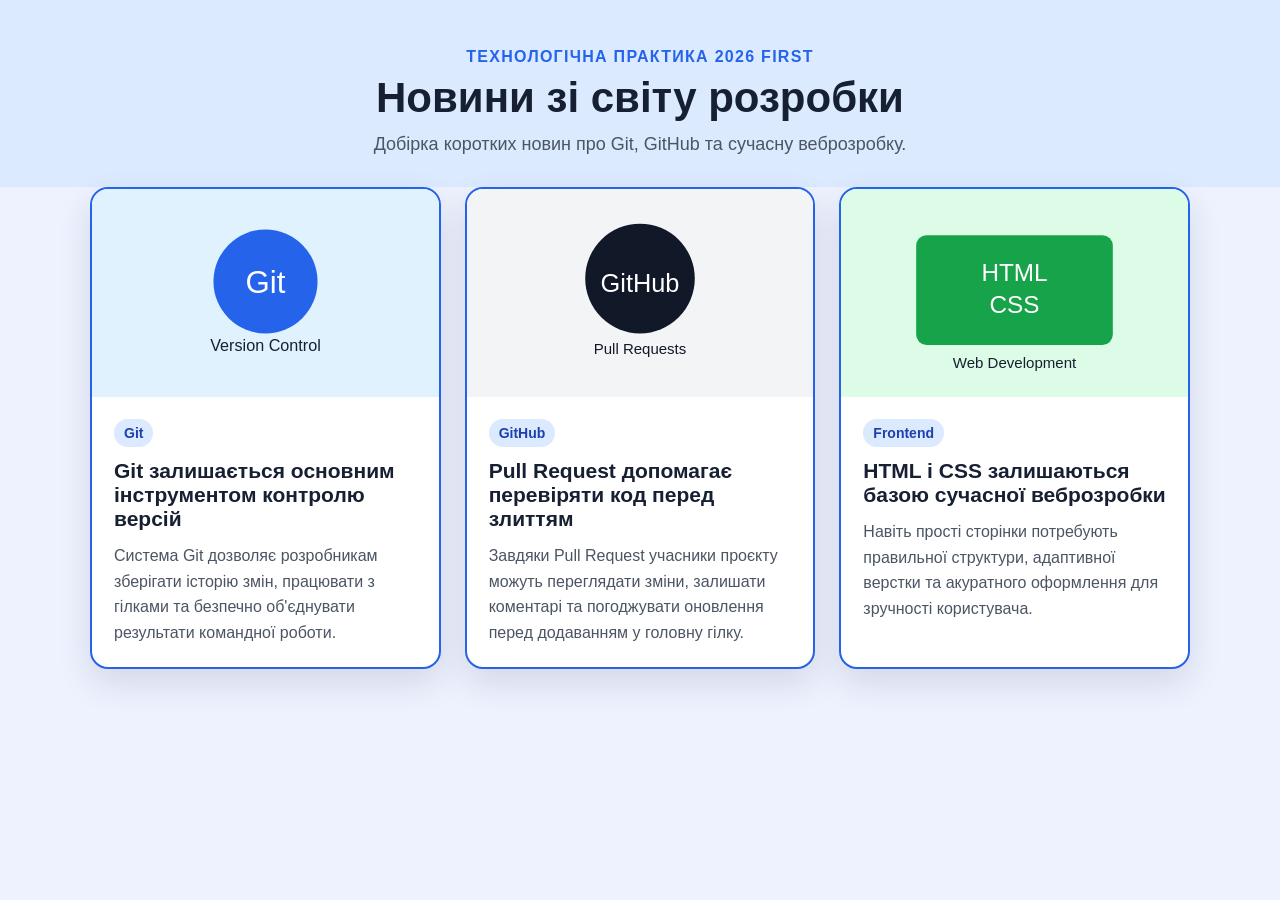
<file: zipzk251_sas/index.html>
<!DOCTYPE html>
<html lang="uk">
<head>
  <meta charset="UTF-8">
  <meta name="viewport" content="width=device-width, initial-scale=1.0">
  <title>Новини технологій - Merged Version</title>
  <link rel="stylesheet" href="style.css">
</head>
<body>
  <header class="site-header">
    <p class="label">Технологічна практика 2026 FIRST</p>
    <h1>Новини зі світу розробки</h1>
    <p class="description">
      Добірка коротких новин про Git, GitHub та сучасну веброзробку.
    </p>
  </header>

  <main class="news-grid">
    <article class="news-card">
      <img src="images/git-news.svg" alt="Ілюстрація Git">
      <div class="content">
        <span class="tag">Git</span>
        <h2>Git залишається основним інструментом контролю версій</h2>
        <p>
          Система Git дозволяє розробникам зберігати історію змін, працювати з гілками
          та безпечно об'єднувати результати командної роботи.
        </p>
      </div>
    </article>

    <article class="news-card">
      <img src="images/github-news.svg" alt="Ілюстрація GitHub">
      <div class="content">
        <span class="tag">GitHub</span>
        <h2>Pull Request допомагає перевіряти код перед злиттям</h2>
        <p>
          Завдяки Pull Request учасники проєкту можуть переглядати зміни, залишати
          коментарі та погоджувати оновлення перед додаванням у головну гілку.
        </p>
      </div>
    </article>

    <article class="news-card">
      <img src="images/web-news.svg" alt="Ілюстрація HTML та CSS">
      <div class="content">
        <span class="tag">Frontend</span>
        <h2>HTML і CSS залишаються базою сучасної веброзробки</h2>
        <p>
          Навіть прості сторінки потребують правильної структури, адаптивної верстки
          та акуратного оформлення для зручності користувача.
        </p>
      </div>
    </article>
  </main>
</body>
</html>
</file>
<file: zipzk251_sas/style.css>
* {
  box-sizing: border-box;
}

body {
  margin: 0;
  font-family: Arial, sans-serif;
  background: #eef2ff;
  color: #172033;
}

.site-header {
  padding: 48px 20px 32px;
  text-align: center;
}

.label {
  margin: 0 0 8px;
  color: #2563eb;
  font-weight: 700;
  text-transform: uppercase;
  letter-spacing: 0.08em;
}

h1 {
  margin: 0 0 12px;
  font-size: 42px;
}

.description {
  margin: 0 auto;
  max-width: 640px;
  color: #4b5563;
  font-size: 18px;
}

.news-grid {
  width: min(1100px, calc(100% - 32px));
  margin: 0 auto 48px;
  display: grid;
  grid-template-columns: repeat(3, 1fr);
  gap: 24px;
}

.news-card {
  overflow: hidden;
  background: #ffffff;
  border-radius: 18px;
  box-shadow: 0 14px 34px rgba(23, 32, 51, 0.12);
}

.news-card img {
  width: 100%;
  display: block;
}

.content {
  padding: 22px;
}

.tag {
  display: inline-block;
  margin-bottom: 12px;
  padding: 6px 10px;
  border-radius: 999px;
  background: #dbeafe;
  color: #1e40af;
  font-weight: 700;
  font-size: 14px;
}

.news-card h2 {
  margin: 0 0 12px;
  font-size: 21px;
}

.news-card p {
  margin: 0;
  color: #4b5563;
  line-height: 1.6;
}

.news-card:hover {
  transform: translateY(-6px);
  transition: 0.2s ease;
}

.news-card:hover h2 {
  color: #2563eb;
}

@media (max-width: 900px) {
  .news-grid {
    grid-template-columns: 1fr;
  }

  h1 {
    font-size: 34px;
  }
}

.news-card { border: 2px solid #2563eb; }
.site-header { background: #dbeafe; }
</file>
